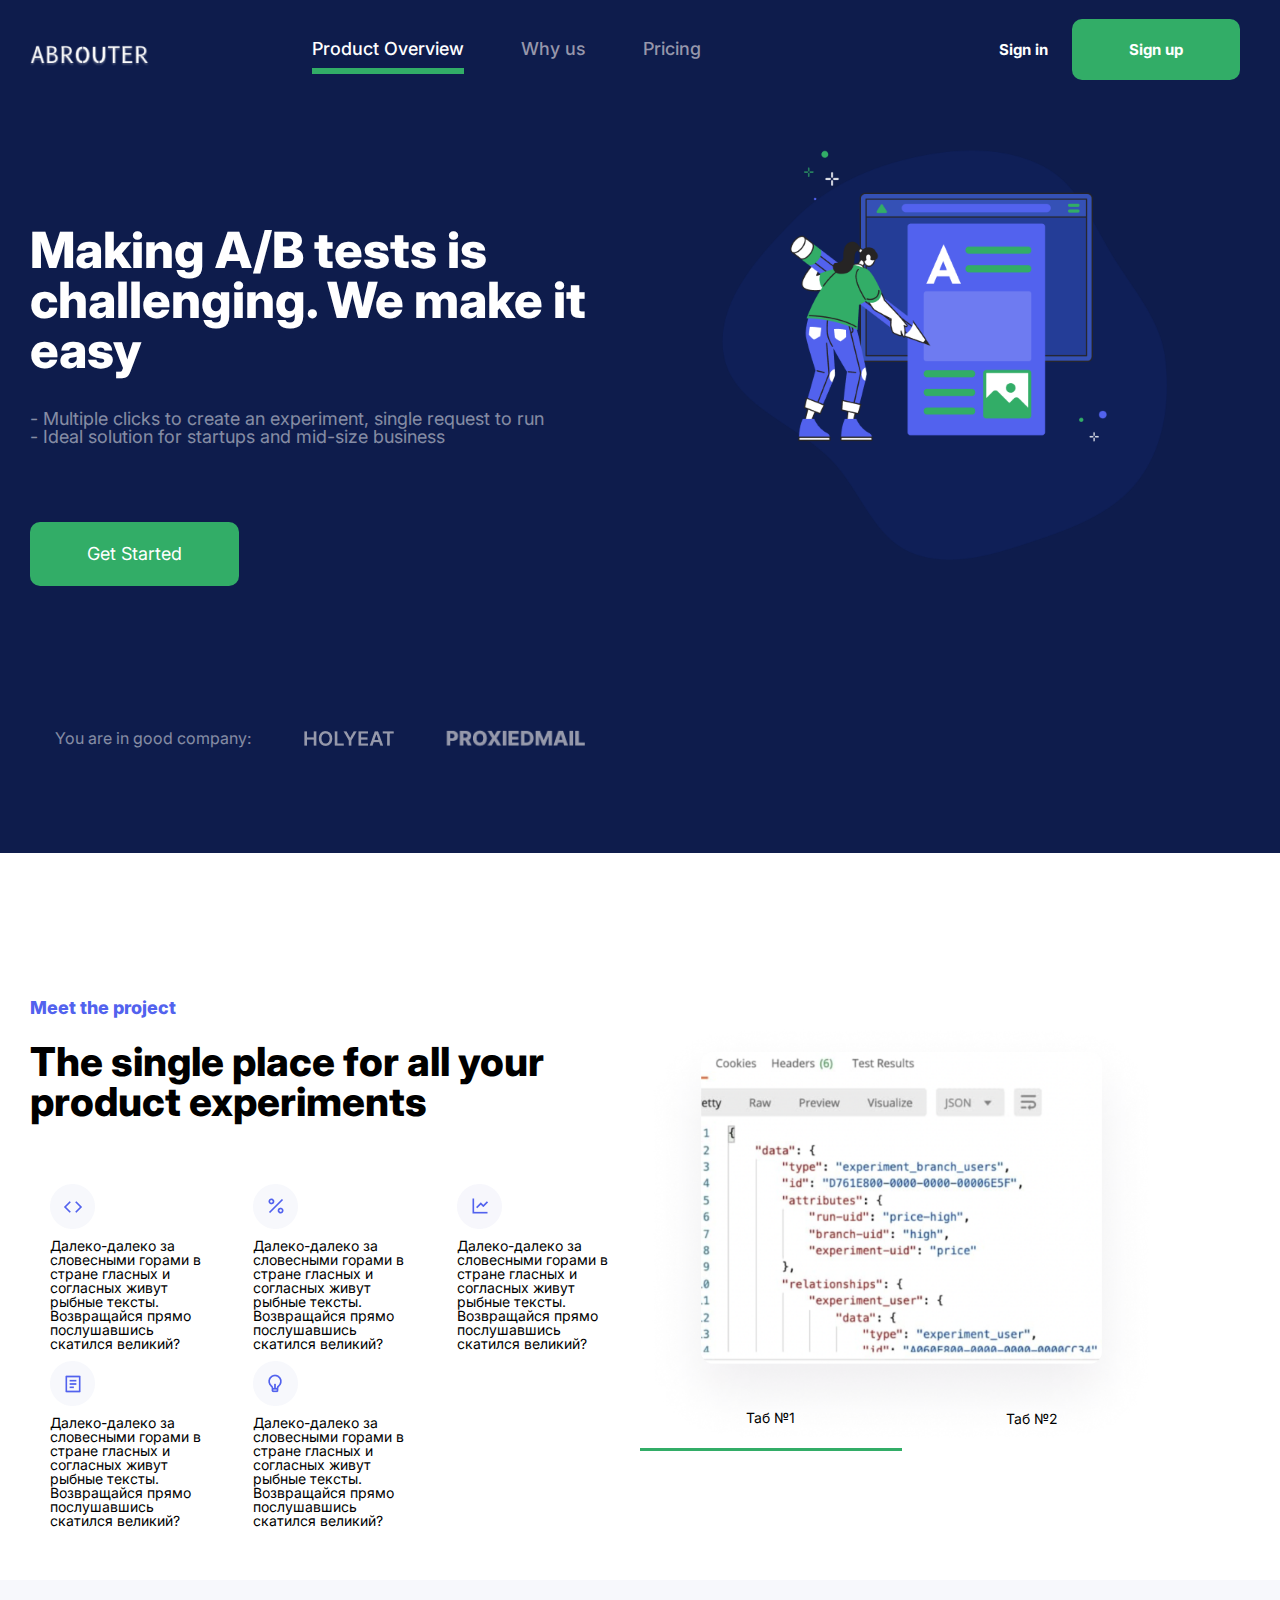
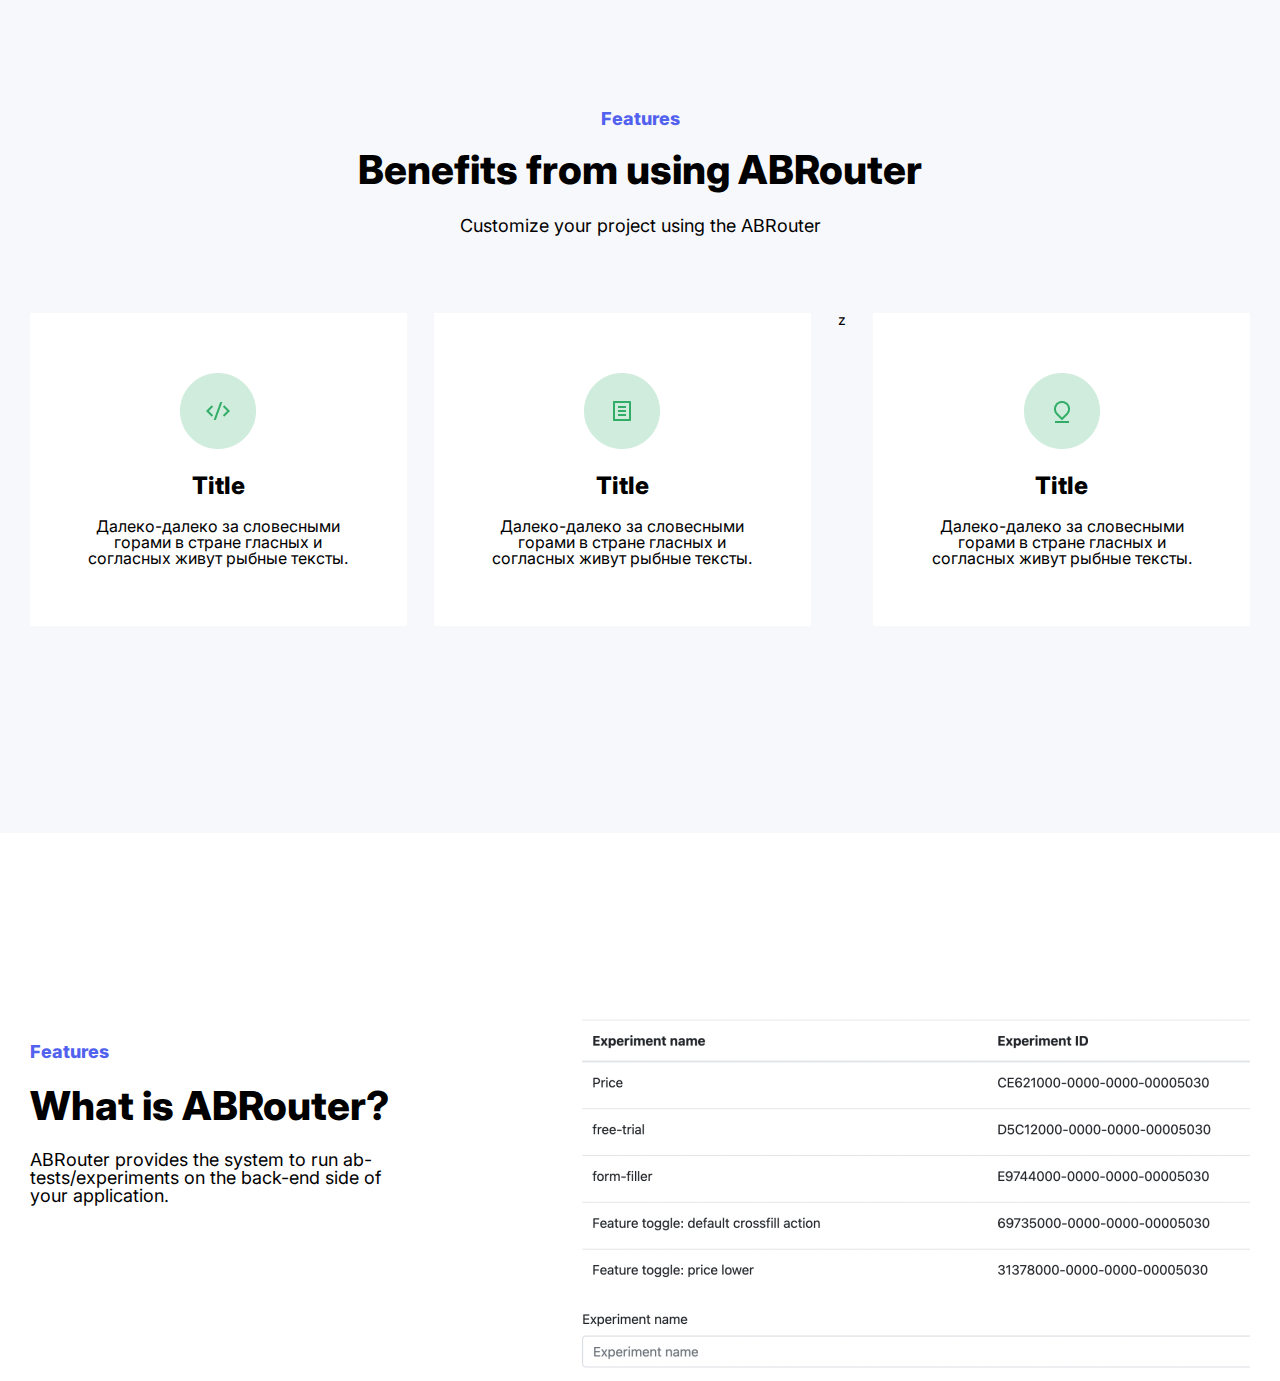
<file: portfolio/ABRouter/index.html>
<!DOCTYPE html>
<html lang="ru">

<head>
	<title>Главная</title>
	<meta charset="UTF-8">
	<meta name="format-detection" content="telephone=no">
	<!-- <style>body{opacity: 0;}</style> -->
	<link rel="stylesheet" href="css/style.min.css?_v=20220112213435">
	<link rel="shortcut icon" href="favicon.ico">
	<!-- <meta name="robots" content="noindex, nofollow"> -->
	<meta name="viewport" content="width=device-width, initial-scale=1.0">
</head>

<body>
	<div class="wrapper">
		<header class="header">
			<div class="header__container">
				<div class="header__menu menu">
					<div class="menu__pc default-menu">
						<div class="default-menu__logo logo default-menu__element-1 default-menu__element">
							<img src="img/Logo.png" alt="Logo.png" class="logo__logo">
						</div>

						<div class="default-menu__links links default-menu__element-2 default-menu__element">
							<ul class="links__ulrs">
								<ul class="links__url link-selected"><a href="#">Product Overview</a></ul>
								<ul class="links__url "><a href="#">Why us</a></ul>
								<ul class="links__url "><a href="#">Pricing</a></ul>

							</ul>
						</div>

						<div class="default-menu__signing signing default-menu__element-3 default-menu__element">
							<a href="#" class="signing__button">Sign in</a>
							<a href="#" class="signing__button button-green">Sign up</a>
						</div>
					</div>
				</div>
			</div>
		</header>
		<main class="main">
			<!-- Приветствие. Информация о компании -->
			<div class="main__welcome welcome">
				<div class="welcome__container">
					<div class="welcome__element-1 welcome__element">
						<p class="welcome__title hero">
							Making A/B tests is challenging. We make it easy
						</p>
						<p class="welcome__description text-l">
							- Multiple clicks to create an experiment, single request to run <br>
							- Ideal solution for startups and mid-size business
						</p>
						<a href="" class="welcome__start button-green">
							Get Started
						</a>
					</div>
					<div class="welcome__element-2 welcome__element">
						<img class="welcome__image" src="img/Cover.png" alt="Cover.png">
					</div>
					<div class="welcome__partners">
						<p class="welcome__companies text-m">
							You are in good company:
						</p>
						<ul class="welcome__partners-list">
							<li class="welcome__partner"><img src="img/Partner 1.png" alt=""></li>
							<li class="welcome__partner"><img src="img/Partner 2.png" alt=""></li>
						</ul>
					</div>
				</div>
			</div>

			<!-- Инормация о продуктах компании -->
			<div class="main__products products">
				<div class="products__container">
					<p class="products__subtitle subtitle">
						Meet the project
					</p>
					<div class="products__blocks">
						<div class="products__element products__element-1">
							<div class="products__meet meet-products">

								<h1>The single place for all your product experiments</h1>
								<div class="meet-products__cards meet-cards">
									<div class="meet-cards__card">
										<img src="img/Icon 1.png" alt="Icon.png">
										<div class="meet-cards__description">
											<p class="text-s">Далеко-далеко за словесными горами в стране гласных и согласных живут рыбные тексты. Возвращайся прямо послушавшись скатился великий?</p>
										</div>
									</div>
									<div class="meet-cards__card">
										<img src="img/Icon 2.png" alt="Icon.png">
										<div class="meet-cards__description">
											<p class="text-s">Далеко-далеко за словесными горами в стране гласных и согласных живут рыбные тексты. Возвращайся прямо послушавшись скатился великий?</p>
										</div>
									</div>
									<div class="meet-cards__card">
										<img src="img/Icon 3.png" alt="Icon.png">
										<div class="meet-cards__description">
											<p class="text-s">Далеко-далеко за словесными горами в стране гласных и согласных живут рыбные тексты. Возвращайся прямо послушавшись скатился великий?</p>
										</div>
									</div>
									<div class="meet-cards__card">
										<img src="img/Icon 4.png" alt="Icon.png">
										<div class="meet-cards__description">
											<p class="text-s">Далеко-далеко за словесными горами в стране гласных и согласных живут рыбные тексты. Возвращайся прямо послушавшись скатился великий?</p>
										</div>
									</div>
									<div class="meet-cards__card">
										<img src="img/Icon 5.png" alt="Icon.png">
										<div class="meet-cards__description">
											<p class="text-s">Далеко-далеко за словесными горами в стране гласных и согласных живут рыбные тексты. Возвращайся прямо послушавшись скатился великий?</p>
										</div>
									</div>
								</div>
							</div>
						</div>
						<div class="products__element products__element-2">
							<div data-tabs class="tabs">
								<!-- Табы -->
								<div data-tabs-body class="tabs__content">
									<div class="tabs__body">
										<img src="img/Code.png" width="100%" alt="">
									</div>
									<div class="tabs__body">
										<img src="img/Code.png" width="100%" alt="">
									</div>
								</div>

								<nav data-tabs-titles class="tabs__navigation">
									<button type="submit" class="tabs__title _tab-active">Таб №1</button>
									<button type="submit" class="tabs__title">Таб №2</button>
								</nav>
							</div>
						</div>
					</div>
				</div>
			</div>

			<!-- Фишки продуктов компании -->
			<div class="main__features features">
				<div class="features__container">
					<p class="features__subtitle subtitle">Features</p>
					<h1 class="features__title">Benefits from using ABRouter</h1>
					<p class="features__description text-l">Сustomize your project using the ABRouter</p>
					<div class="features__cards ftr-cards">
						<div class="ftr-cards__card ftr-card ftr-card-1">
							<img src="img/Features Icon 1.png" alt="">
							<h3 class="ftr-card__title">Title</h3>
							<p class="ftr-card__description text-m">Далеко-далеко за словесными горами в стране гласных и согласных живут рыбные тексты.</p>
						</div>
						<div class="ftr-cards__card ftr-card ftr-card-2">
							<img src="img/Features Icon 2.png" alt="">
							<h3 class="ftr-card__title">Title</h3>
							<p class="ftr-card__description text-m">Далеко-далеко за словесными горами в стране гласных и согласных живут рыбные тексты.</p>
						</div>z
						<div class="ftr-cards__card ftr-card ftr-card-3">
							<img src="img/Features Icon 3.png" alt="">
							<h3 class="ftr-card__title">Title</h3>
							<p class="ftr-card__description text-m">Далеко-далеко за словесными горами в стране гласных и согласных живут рыбные тексты.</p>
						</div>
					</div>
				</div>
			</div>

			<div class="main__what-is what-is">
				<div class="what-is__container">
					<div class="what-is__element-1 what-is__element">
						<p class="what-is__subtitle subtitle">Features</p>
						<h1 class="what-is__title">What is ABRouter?</h1>
						<p class="what-is__description text-l">
							ABRouter provides the system to run ab-tests/experiments on the back-end side of your application.
						</p>
					</div>
					<div class="what-is__element-2 what-is__element experiments">
						<img src="img/Experiments.png" alt="Experiments.png">
					</div>
				</div>
			</div>
		</main>
		<footer class="footer">
			<div class="footer__container">
			</div>
		</footer>
	</div>
	<!-- 
<div id="popup" aria-hidden="true" class="popup">
	<div class="popup__wrapper">
		<div class="popup__content">
			<button data-close type="button" class="popup__close">Закрыть</button>
			<div class="popup__text">
			</div>
		</div>
	</div>
</div>
 -->

	<script src="js/app.min.js?_v=20220112213435"></script>
</body>

</html>
</file>
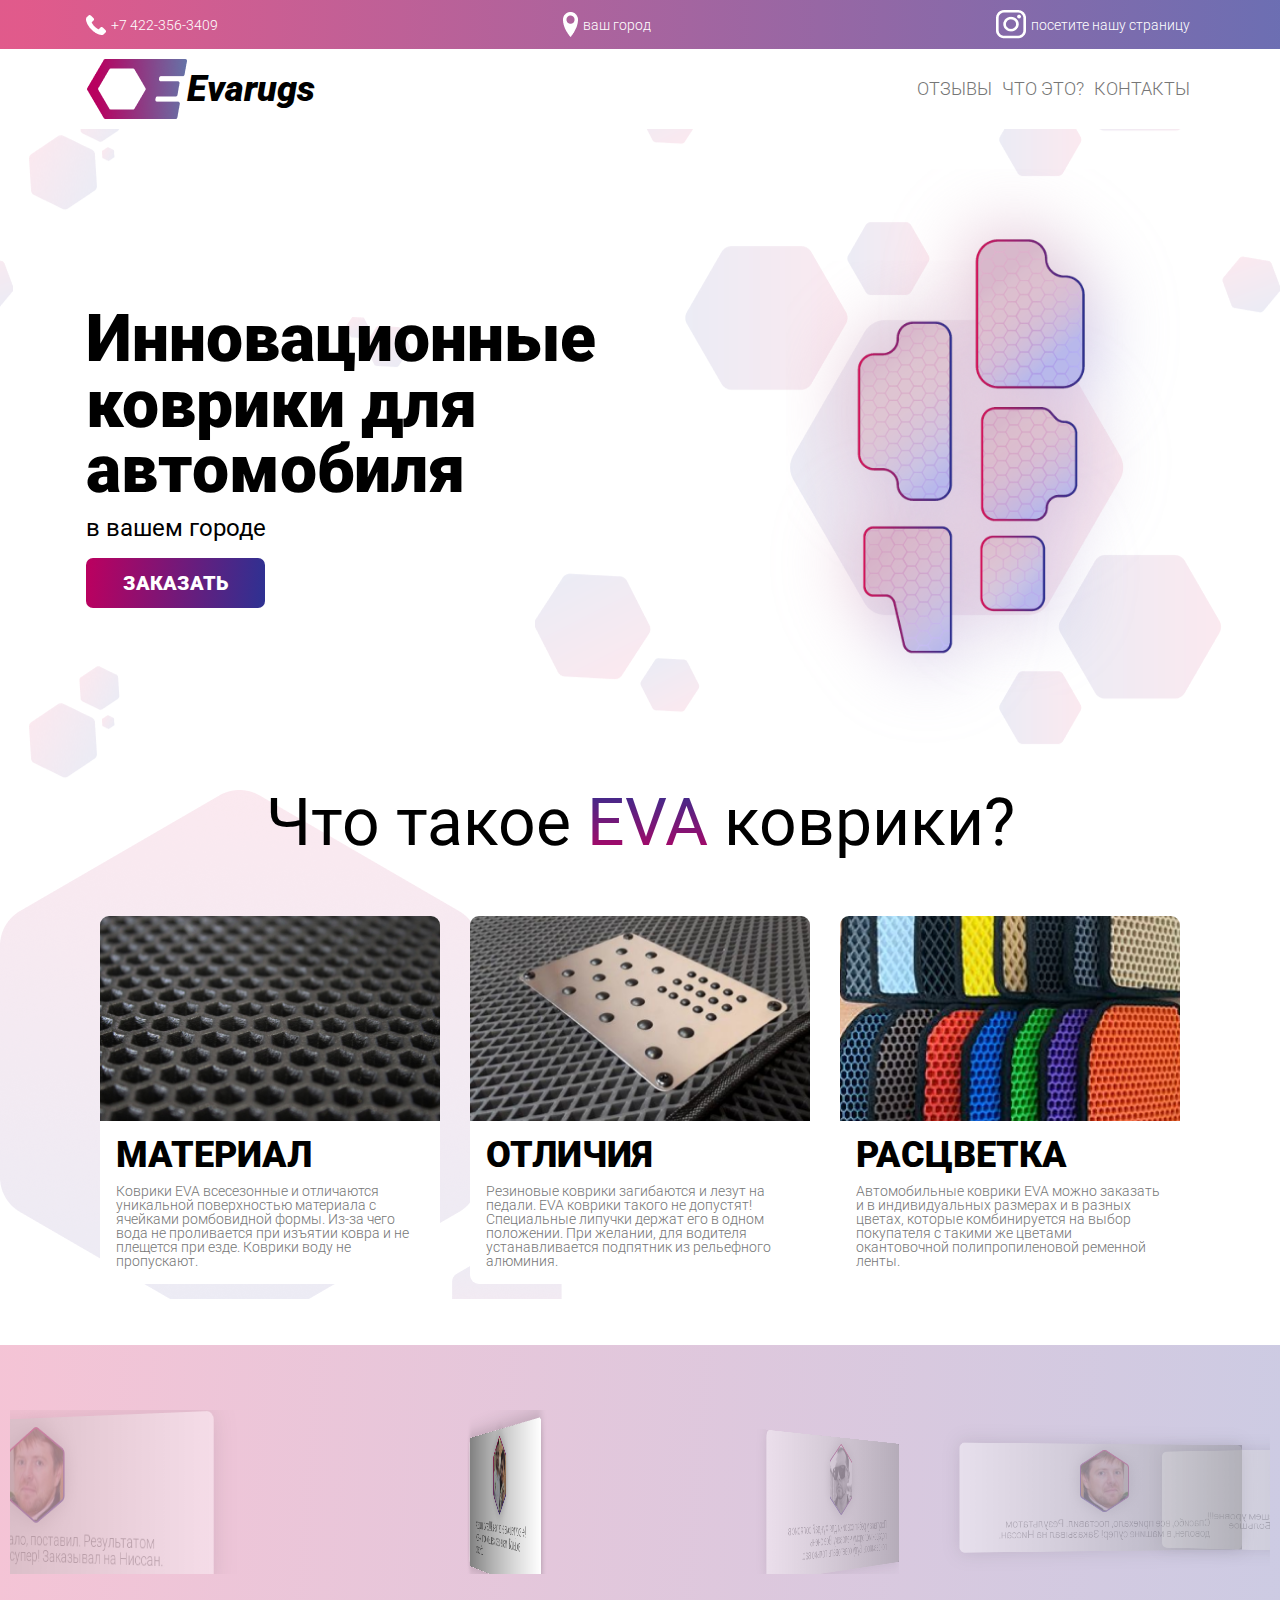
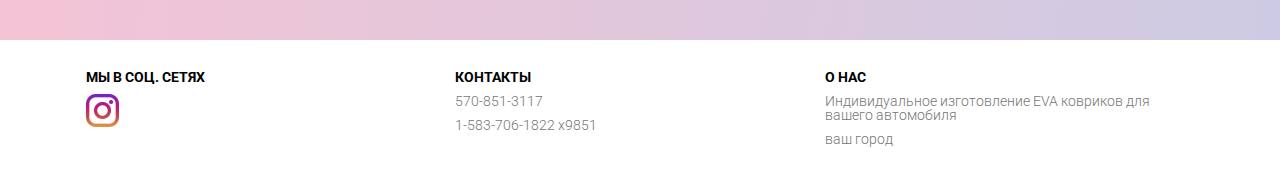
<file: portfolio/Evarugs/index.html>
<!DOCTYPE html>
<html lang="en">
<head>
  <meta charset="UTF-8">
  <meta name="viewport" content="width=device-width, initial-scale=1.0">
  <title>Evarugs</title>
  <link rel="stylesheet" href="css/style.min.css">
</head>

<body>
  <div class="wrapper">
    <header class="header">
  <div class="header__info info-header">
    <div class="info-header__container">
      <div class="info-header__single">
        <a href="#" class="info-header__link">
          <img src="img//phone.png" alt="" class="info-header__icon">
          <p class="info-header__info">+7 422-356-3409</p>
        </a>
      </div>
      <div class="info-header__single">
        <a href="#" class="info-header__link">
          <img src="img//geolocation.png" alt="" class="info-header__icon">
          <p class="info-header__info">ваш город</p>
        </a>
      </div>
      <div class="info-header__single">
        <a href="#" class="info-header__link">
          <img src="img//instagram.png" alt="" class="info-header__icon">
          <p class="info-header__info">посетите нашу
            страницу</p>
        </a>
      </div>
    </div>
  </div>
  <div class="header__menu menu">
    <div class="menu__container">
      <nav class="menu__body">
        <a href="#" class="menu__logo-link">
          <div class="menu__logo">
            <img src="img//logo.png" alt=""> <span>Evarugs</span>
          </div>
        </a>
        <ul class="menu__list">
          <li class="menu__item"><a href="#" class="menu__link">Отзывы</a></li>
          <li class="menu__item"><a href="#" class="menu__link">Что это?</a></li>
          <li class="menu__item"><a href="#" class="menu__link">Контакты</a></li>
        </ul>
      </nav>
    </div>
  </div>
</header>
    <main class="main">
      <div class="welcome">
  <div class="welcome__container">
    <div class="welcome__element">
      <h1 class="welcome__title">Инновационные коврики 
        для автомобиля</h1>
      <h4 class="welcome__subtitle">в вашем городе</h4>
      <a href="#" class="welcome__button button purple-gradient">Заказать</a>
    </div>
    <div class="welcome__element">
      <img src="img//welcome-image.png" alt="" width="100%">
    </div>
  </div>
</div>
      <div class="about">
  <div class="about__container">
    <h1 class="about__title">Что такое <span>EVA</span> коврики?</h1>
    <div class="about__cards">
      <div class="about__card card-about">
        <img src="img//cards-image-1.png" alt="" class="card-about__image">
        <div class="card-about__content">
          <h3 class="card-about__title">МАТЕРИАЛ</h3>
          <p class="card-about__desription">
            Коврики EVA всесезонные и отличаются уникальной поверхностью материала с ячейками ромбовидной формы. Из-за чего вода не проливается при изъятии ковра и не плещется при езде. Коврики воду не пропускают.
          </p>
        </div>
      </div>
      <div class="about__card card-about">
        <img src="img//cards-image-2.png" alt="" class="card-about__image">
        <div class="card-about__content">
          <h3 class="card-about__title">ОТЛИЧИЯ</h3>
          <p class="card-about__desription">
            Резиновые коврики загибаются и лезут на педали. EVA коврики такого не допустят! Специальные липучки держат его в одном положении. При желании, для водителя устанавливается подпятник из рельефного алюминия.
          </p>
        </div>
      </div>
      <div class="about__card card-about">
        <img src="img//cards-image-3.png" alt="" class="card-about__image">
        <div class="card-about__content">
          <h3 class="card-about__title">РАСЦВЕТКА</h3>
          <p class="card-about__desription">
            Автомобильные коврики EVA можно заказать и в индивидуальных размерах и в разных цветах, которые комбинируется на выбор покупателя с такими же цветами окантовочной полипропиленовой ременной ленты.
          </p>
        </div>
      </div>
    </div>
  </div>
</div>
      <div class="rates">
  <div class="swiper rates-slider">
    <!--* Контейнер слайдера -->
    <div class="swiper-container rates-slider-container">
      <!--* Оболочка для слайдов -->
      <div class="swiper-wrapper rates-slider-wrapper">
        <!--* Слайды -->
        <div class="swiper-slide rates-slider-slide">
          <img src="img//avatar-1.png" alt="" class="rates-slider__avatar" width="160px" height="160px">
          Коврики супер!!! Качество на высшем уровне!!!
          Удачи и побольше заказов вам!!! Большое спасибо!</div>
        <div class="swiper-slide rates-slider-slide">
          <img src="img//avatar-2.png" alt="" class="rates-slider__avatar">
          Покупала у ребят коврики для Хундай солярис в подарок молодому человеку. Все очень понравилось. Буду советовать только вас.</div>
        <div class="swiper-slide rates-slider-slide">
          <img src="img//avatar-3.png" alt="" class="rates-slider__avatar">
          Спасибо, все приехало, поставил. Результатом доволен, в машине супер! Заказывал на Ниссан.</div>
      </div>
    </div>
  </div>
</div>
    </main>
    <footer class="footer">
  <div class="footer__container">
    <ul class="footer__list titled">
      <li class="footer__element">Мы в соц. сетях</li>
      <li class="footer__element"><img src="img//instagram-footer.png" alt=""></li>
    </ul>
    <ul class="footer__list titled">
      <li class="footer__element">Контакты</li>
      <li class="footer__element">570-851-3117</li>
      <li class="footer__element">1-583-706-1822 x9851</li>
    </ul>
    <ul class="footer__list titled">
      <li class="footer__element">О нас</li>
      <li class="footer__element">Индивидуальное изготовление EVA ковриков для вашего автомобиля</li>
      <li class="footer__element">ваш город</li>
    </ul>
  </div>
</footer>
  </div>
  
  <script src="js/app.min.js"></script>
</body>
</html>
</file>
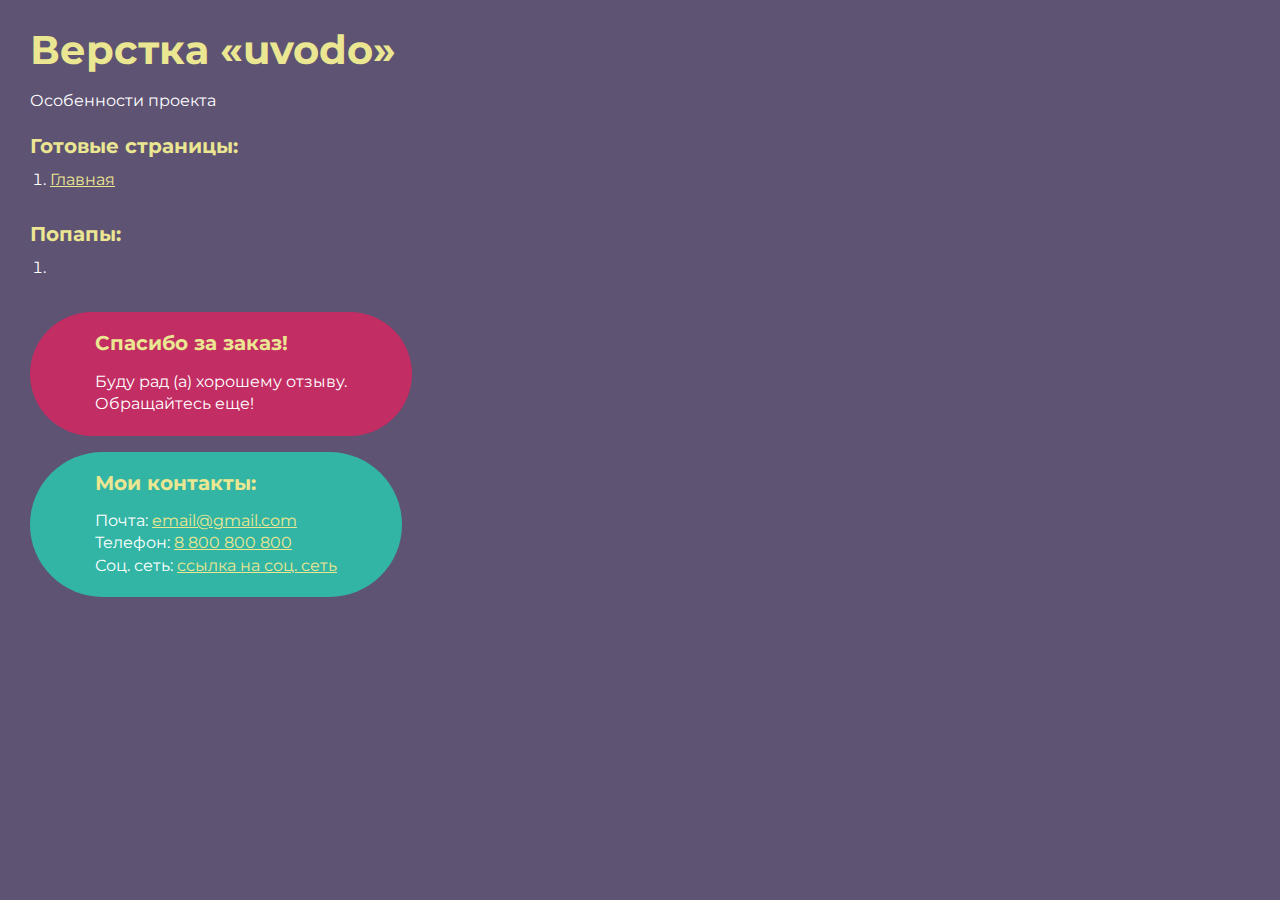
<file: portfolio/Uvodo/index.html>
<!DOCTYPE html>
<html>

<head>
	<meta charset="UTF-8">
	<meta name="viewport" content="width=device-width, initial-scale=1.0">
	<title>Верстка «uvodo»</title>
</head>

<body>
	<div class="rootpage">
		<h1>Верстка «uvodo»</h1>
		<div class="rootpage__info">
			Особенности проекта
		</div>
		<h2>Готовые страницы:</h2>
		<ol class="rootpage__list">
			<li><a target="_blank" href="home.html">Главная</a></li>
		</ol>
		<h2>Попапы:</h2>
		<ol class="rootpage__list">
			<li><a target="_blank" href="home.html#"></a></li>
		</ol>
		<div class="rootpage__tnx">
			<h2>Спасибо за заказ!</h2>
			<p>Буду рад (а) хорошему отзыву.</p>
			<p>Обращайтесь еще!</p>
		</div>
		<div class="rootpage__contacts">
			<h2>Мои контакты:</h2>
			<p>Почта: <a href="mailto:email@gmail.com">email@gmail.com</a></p>
			<p>Телефон: <a href="tel:8800800800">8 800 800 800</a></p>
			<p>Соц. сеть: <a href="">ссылка на соц. сеть</a></p>
		</div>
	</div>
</body>
<style>
	@charset "UTF-8";
	@import url("https://fonts.googleapis.com/css?family=Montserrat:regular,700&display=swap");

	*,
	*::before,
	*::after {
		padding: 0px;
		margin: 0px;
		border: 0px;
		box-sizing: border-box;
	}

	html,
	body {
		height: 100%;
		margin: 0;
		padding: 0;
		min-width: 320px;
		width: 100%;
		color: #fff;
		background-color: #5e5373;
	}

	body {
		font-family: Montserrat;
		font-size: 100%;
		line-height: 1;
		font-size: 1rem;
	}

	a {
		text-decoration: underline;
		color: #ebe691
	}

	a:visited {
		text-decoration: underline;
		color: #aaa768;
	}

	a:hover {
		text-decoration: none;
	}

	ul li {
		list-style: none;
	}

	img {
		vertical-align: top;
	}

	.wrapper {
		width: 100%;
		min-height: 100%;
		overflow: hidden;
	}

	.rootpage {
		padding: 30px;
		display: flex;
		flex-direction: column;
		align-items: flex-start;
	}

	@media (max-width: 767px) {
		.rootpage {
			padding: 30px 15px;
		}
	}

	h1 {
		color: #ebe691;
		font-size: 2.5rem;
		margin: 0px 0px 1.25rem 0px;
	}

	@media (max-width: 767px) {
		h1 {
			font-size: 1.85rem;
			margin: 0px 0px 1.25rem 0px;
		}
	}

	h2 {
		color: #ebe691;
		font-size: 1.25rem;
		margin: 0px 0px 1rem 0px;
	}

	@media (max-width: 767px) {
		h2 {
			font-size: 1.125rem;
			margin: 0px 0px 1rem 0px;
		}
	}

	.rootpage__info {
		line-height: 140%;
		margin: 0px 0px 1.5rem 0px;
	}

	.rootpage__list {
		margin: 0px 0px 2.25rem 1.25rem;
	}

	.rootpage__list li:not(:last-child) {
		margin: 0px 0px 15px 0px;
	}

	.rootpage__contacts,
	.rootpage__tnx {
		border-radius: 200px;
		padding: 20px 65px;
		line-height: 140%;
	}

	@media (max-width: 767px) {

		.rootpage__contacts,
		.rootpage__tnx {
			border-radius: 40px;
			padding: 20px;
		}
	}

	.rootpage__contacts {
		background: #32b5a4;

	}

	.rootpage__contacts a {
		color: #ebe691;
	}

	.rootpage__tnx {
		background: #c22d63;
		margin: 0px 0px 1rem 0px;
	}
</style>

</html>
</file>
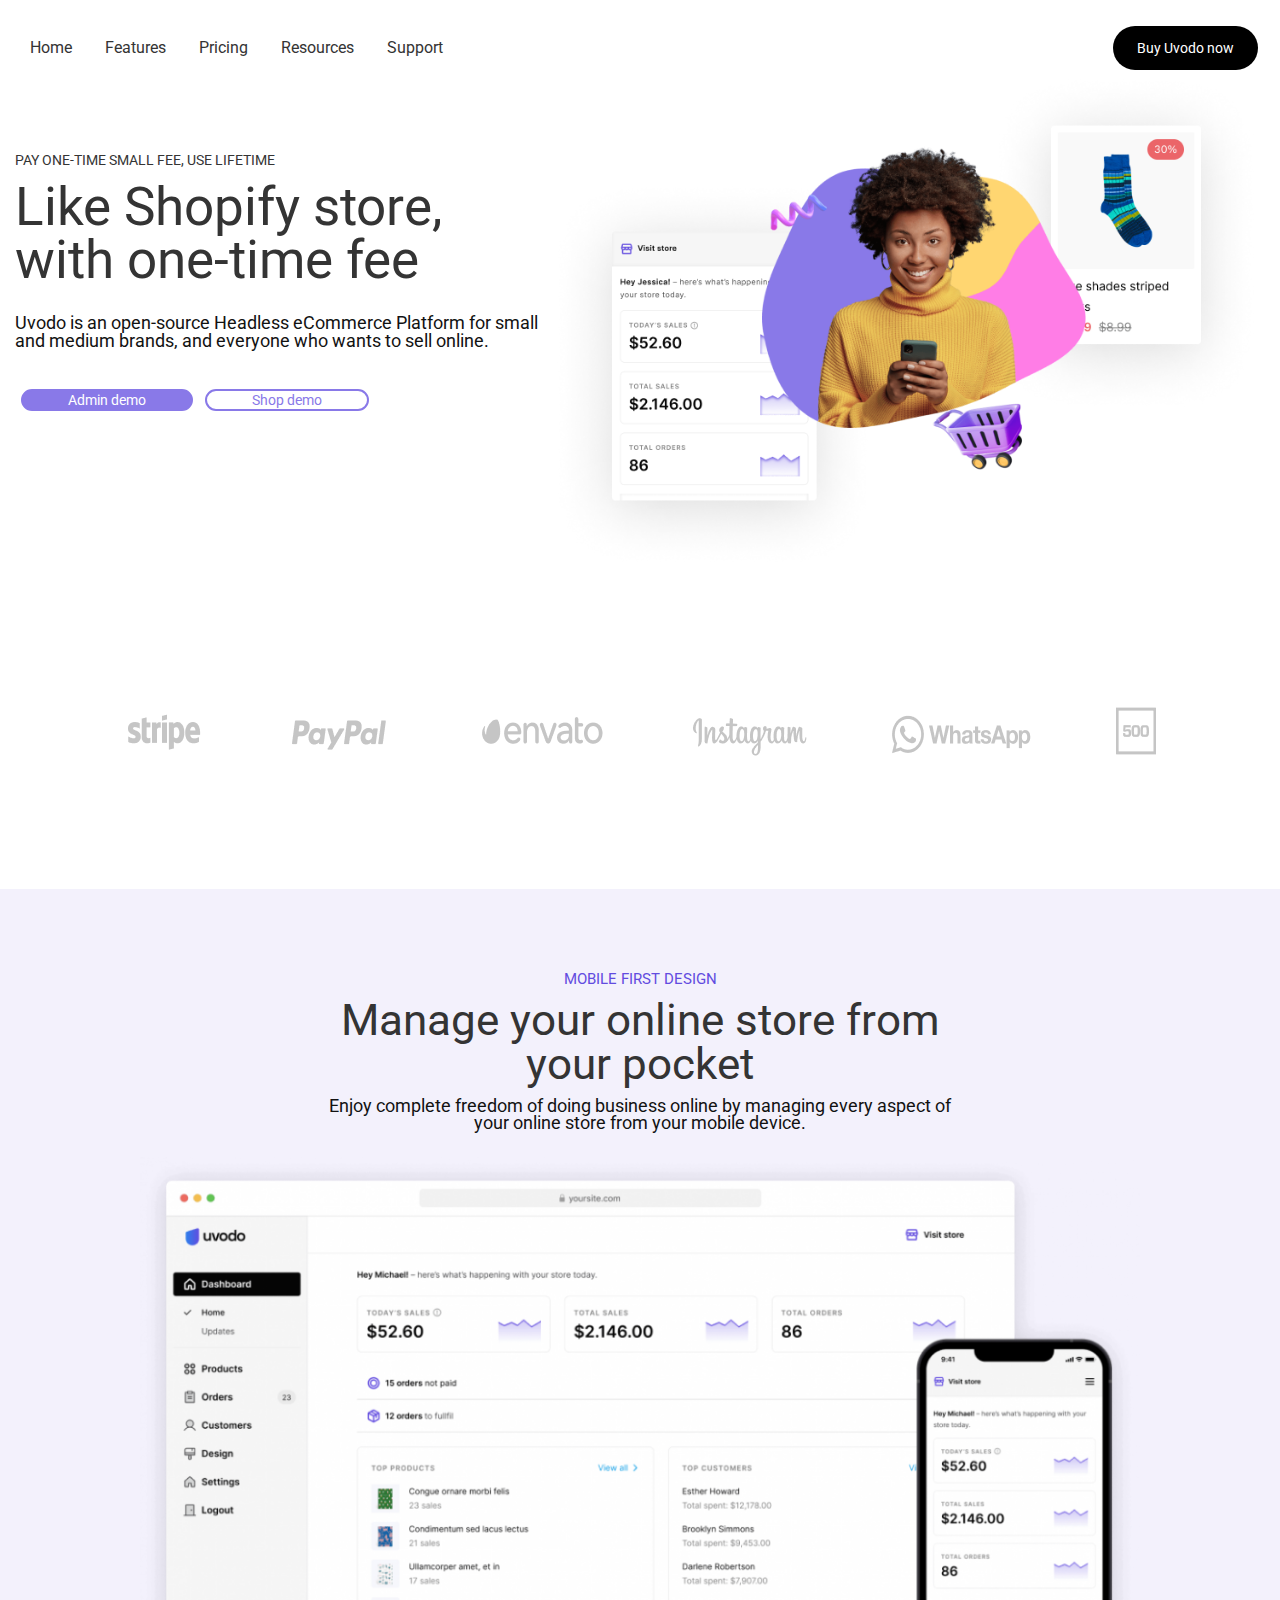
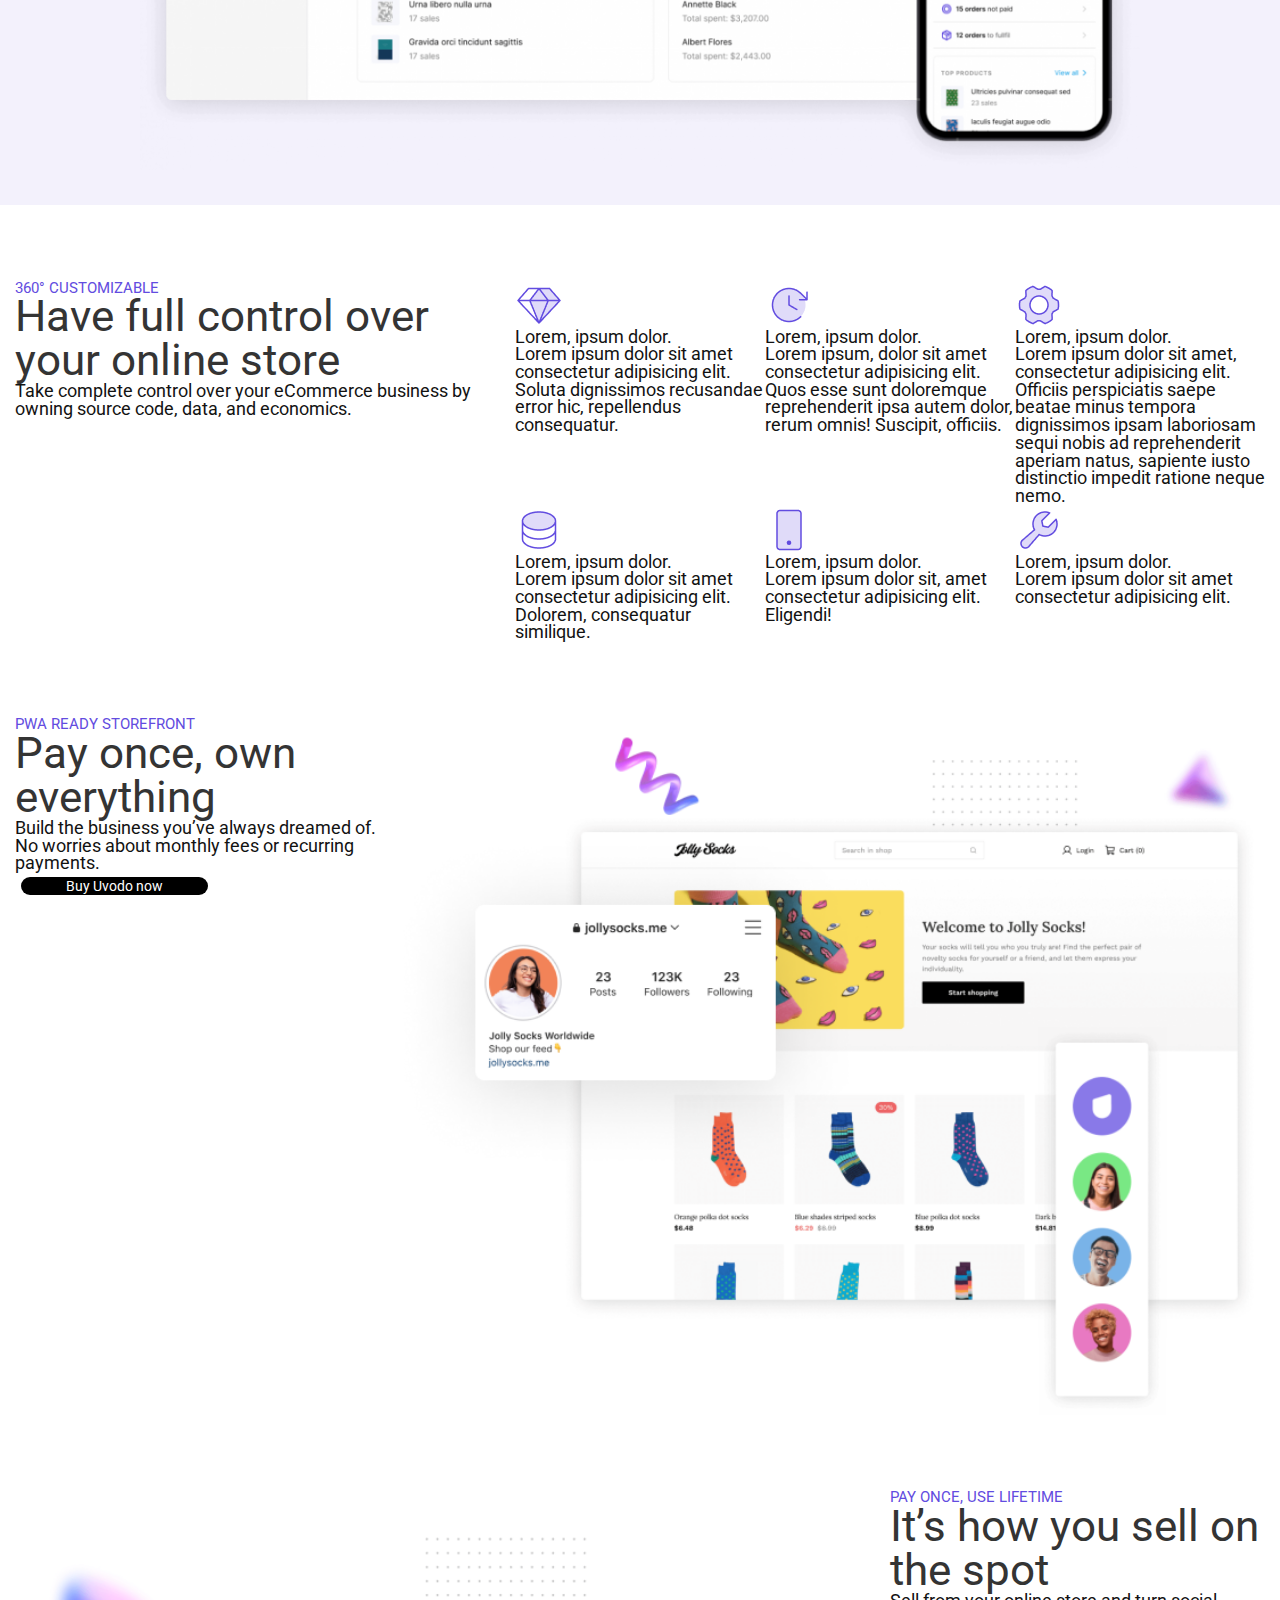
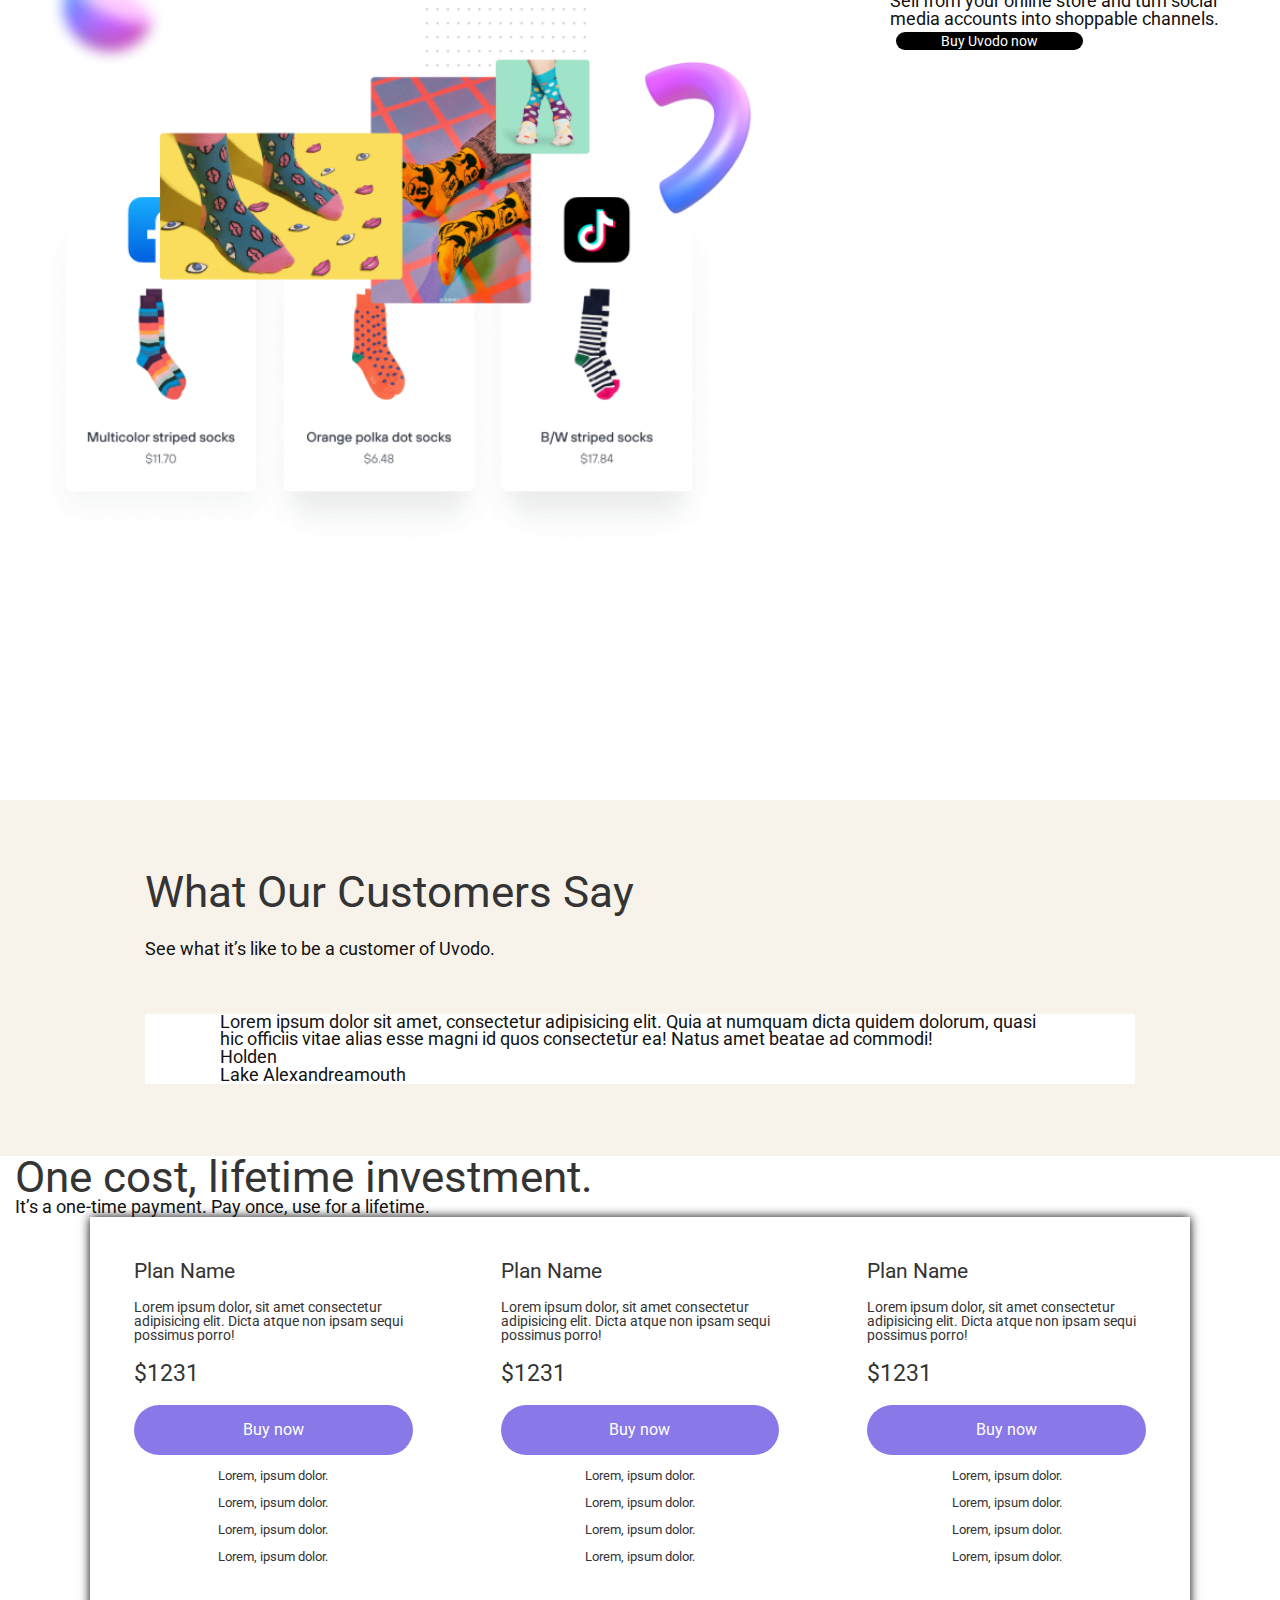
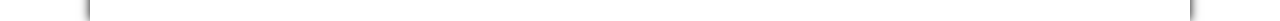
<file: portfolio/Uvodo/home.html>
<!DOCTYPE html>
<html lang="ru">

<head>
	<title>Главная</title>
	<meta charset="UTF-8">
	<meta name="format-detection" content="telephone=no">
	<!-- <style>body{opacity: 0;}</style> -->
	<link rel="stylesheet" href="css/style.min.css?_v=20220114073002">
	<link rel="shortcut icon" href="favicon.ico">
	<!-- <meta name="robots" content="noindex, nofollow"> -->
	<meta name="viewport" content="width=device-width, initial-scale=1.0">
</head>

<body>
	<div class="wrapper">
		<header class="header">
			<div class="header__container">
				<div class="header__menu">
					<div class="header__element header__element-1">
						<ul class="header__links">
							<li class="header__link"><a href="#">Home</a></li>
							<li class="header__link"><a href="#">Features</a></li>
							<li class="header__link"><a href="#">Pricing</a></li>
							<li class="header__link"><a href="#">Resources</a></li>
							<li class="header__link"><a href="#">Support</a></li>
						</ul>
					</div>

					<div class="header__element header__element-2">
						<a href="#" class="header__button">Buy Uvodo now</a>
					</div>
				</div>
			</div>
		</header>
		<main class="page">
			<div class="welcome">
				<div class="welcome__container">
					<div class="welcome__blocks">
						<div class="welcome__element welcome__element-1">
							<p class="welcome__subtitle">PAY ONE-TIME SMALL FEE, USE LIFETIME</p>
							<h1 class="welcome__title">Like Shopify store, with one-time fee</h1>
							<p class="welcome__description default">
								Uvodo is an open-source Headless eCommerce Platform for small and medium brands, and everyone who wants to sell online.
							</p>
							<div class="welcome__buttons">
								<a href="" class="welcome__button welcome__button-filled">
									Admin demo
								</a>
								<a href="" class="welcome__button">
									Shop demo
								</a>
							</div>
						</div>
						<div class="welcome__element welcome__element-2">
							<img src="img/Welcome Image.png" width="100%" alt="">
						</div>
					</div>

					<div class="welcome__partners">
						<ul class="welcome__partners-list">
							<li class="welcome__partner">
								<img src="img/Stripe.png" alt="">
							</li>
							<li class="welcome__partner">
								<img src="img/PayPal.png" alt="">
							</li>
							<li class="welcome__partner">
								<img src="img/Evanto.png" alt="">
							</li>
							<li class="welcome__partner">
								<img src="img/Instagram.png" alt="">
							</li>
							<li class="welcome__partner">
								<img src="img/Whatsup.png" alt="">
							</li>
							<li class="welcome__partner">
								<img src="img/500.png" alt="">
							</li>
						</ul>
					</div>
				</div>
			</div>
			<div class="managing">
				<div class="managing__container">
					<div class="managing__text-container">
						<p class="managing__subtitle subtitle">Mobile first design</p>
						<h2 class="managing__title">Manage your online store from your pocket</h2>
						<p class="managing__description default">
							Enjoy complete freedom of doing business online by managing every aspect of your online store from your mobile device.
						</p>
					</div>
					<img class="managing__preview" src="img/Managing Preview.png" alt="">
				</div>
			</div>
			<div class="abitilies">
				<div class="abitilies__container">
					<div class="abitilies__control control">
						<div class="control__element control__element-1">
							<p class="control__subtitle subtitle">
								360° customizable
							</p>
							<h2 class="control__title">
								Have full control over your online store
							</h2>
							<p class="control__description default">
								Take complete control over your eCommerce business by owning source code, data, and economics.
							</p>
						</div>

						<div class="control__element control__element-2">
							<div class="control__cards">
								<div class="control__card">
									<img class="control__icon" src="img/Cards Icon 1.png" alt="">
									<p class="control__title default">Lorem, ipsum dolor.</p>
									<p class="control__text default">Lorem ipsum dolor sit amet consectetur adipisicing elit. Soluta dignissimos recusandae error hic, repellendus consequatur.</p>
								</div>
								<div class="control__card">
									<img class="control__icon" src="img/Cards Icon 2.png" alt="">
									<p class="control__title default">Lorem, ipsum dolor.</p>
									<p class="control__text default">Lorem ipsum, dolor sit amet consectetur adipisicing elit. Quos esse sunt doloremque reprehenderit ipsa autem dolor, rerum omnis! Suscipit, officiis.</p>
								</div>
								<div class="control__card">
									<img class="control__icon" src="img/Cards Icon 3.png" alt="">
									<p class="control__title default">Lorem, ipsum dolor.</p>
									<p class="control__text default">Lorem ipsum dolor sit amet, consectetur adipisicing elit. Officiis perspiciatis saepe beatae minus tempora dignissimos ipsam laboriosam sequi nobis ad reprehenderit aperiam natus, sapiente iusto distinctio impedit ratione neque nemo.</p>
								</div>
								<div class="control__card">
									<img class="control__icon" src="img/Cards Icon 4.png" alt="">
									<p class="control__title default">Lorem, ipsum dolor.</p>
									<p class="control__text default">Lorem ipsum dolor sit amet consectetur adipisicing elit. Dolorem, consequatur similique.</p>
								</div>
								<div class="control__card">
									<img class="control__icon" src="img/Cards Icon 5.png" alt="">
									<p class="control__title default">Lorem, ipsum dolor.</p>
									<p class="control__text default">Lorem ipsum dolor sit, amet consectetur adipisicing elit. Eligendi!</p>
								</div>
								<div class="control__card">
									<img class="control__icon" src="img/Cards Icon 6.png" alt="">
									<p class="control__title default">Lorem, ipsum dolor.</p>
									<p class="control__text default">Lorem ipsum dolor sit amet consectetur adipisicing elit.</p>
								</div>
							</div>
						</div>
					</div>


					<!-- Вторая часть блока -->
					<div class="abitilies__shop shop">
						<div class="shop__block shop__block-1 shop-block">
							<div class="shop-block__element-1">
								<p class="shop__subtitle subtitle">PWA READY STOREFRONT</p>
								<h2 class="shop__title">Pay once, own everything</h2>
								<p class="shop__description default">
									Build the business you’ve always dreamed of. No worries about monthly fees or recurring payments.
								</p>
								<a href="#" class="shop__start-button button">Buy Uvodo now </a>
							</div>

							<div class="shop-block__element-2">
								<img src="img/Shop block 1.png" width="100%" alt="">
							</div>
						</div>

						<div class="shop__block shop__block-2 shop-block">
							<div class="shop-block__element shop-block__element-2">
								<img src="img/Shop block 2.png" width="100%" alt="">
							</div>

							<div class="shop-block__element shop-block__element-1">
								<p class="shop__subtitle subtitle">
									PAY ONCE, USE LIFETIME
								</p>
								<h2 class="shop__title">
									It’s how you sell on the spot

								</h2>
								<p class="shop__description default">
									Sell from your online store and turn social media accounts into shoppable channels.
								</p>
								<a href="#" class="shop__start-button button">
									Buy Uvodo now
								</a>
							</div>
						</div>
					</div>
				</div>
			</div>
			<div class="rates">
				<div class="rates__container">
					<h2 class="rates__title">What Our Customers Say</h2>
					<p class="rates__description default">See what it’s like to be a customer of Uvodo.</p>

					<div class="rates__slider">
						<div class="rates__swiper" style="">
							<div class="rates__slide rate">
								<p class="rate__text default">Lorem ipsum dolor sit amet, consectetur adipisicing elit. Quia at numquam dicta quidem dolorum, quasi hic officiis vitae alias esse magni id quos consectetur ea! Natus amet beatae ad commodi!</p>

								<p class="rate__name default">Holden</p>

								<p class="rate__city default">Lake Alexandreamouth</p>
							</div>
							<div class="rates__slide rate">
								<p class="rate__text default">Lorem ipsum dolor sit amet consectetur adipisicing elit. Quae pariatur itaque laudantium incidunt atque? Laborum tempore, quae eaque temporibus odit enim voluptatibus repellat quos velit possimus at. Laudantium minima libero eaque tenetur voluptatem commodi eos nobis nihil non reiciendis, aut ea minus dolorum numquam aliquam dolore, dicta obcaecati veritatis! Officiis voluptas quos aliquid ea sunt libero, repudiandae soluta mollitia labore?</p>

								<p class="rate__name default">Vernon</p>

								<p class="rate__city default">Schuylerburgh</p>
							</div>
							<div class="rates__slide rate">
								<p class="rate__text default">Lorem ipsum dolor sit amet.</p>

								<p class="rate__name default">Dereck</p>

								<p class="rate__city default">D'Amoremouth</p>
							</div>
						</div>
					</div>
				</div>
			</div>
			<div class="plans">
				<div class="plans__container">
					<h2 class="plans__title">One cost, lifetime investment.</h2>
					<p class="plans__description default">It’s a one-time payment. Pay once, use for a lifetime.</p>
					<div class="plans__cards">
						<div class="plans__card plans__card-1 plans-card">
							<p class="plans-card__title">Plan Name</p>
							<p class="plans-card__description">Lorem ipsum dolor, sit amet consectetur adipisicing elit. Dicta atque non ipsam sequi possimus porro!</p>
							<p class="plans-card__price">$1231</p>
							<a href="#" class="plans-card__button">Buy now</a>

							<ul class="plans-card__abitilies">
								<li class="plans-card__abitilie">Lorem, ipsum dolor.</li>
								<li class="plans-card__abitilie">Lorem, ipsum dolor.</li>
								<li class="plans-card__abitilie">Lorem, ipsum dolor.</li>
								<li class="plans-card__abitilie">Lorem, ipsum dolor.</li>
							</ul>
						</div>
						<div class="plans__card plans__card-1 plans-card">
							<p class="plans-card__title">Plan Name</p>
							<p class="plans-card__description">Lorem ipsum dolor, sit amet consectetur adipisicing elit. Dicta atque non ipsam sequi possimus porro!</p>
							<p class="plans-card__price">$1231</p>
							<a href="#" class="plans-card__button">Buy now</a>

							<ul class="plans-card__abitilies">
								<li class="plans-card__abitilie">Lorem, ipsum dolor.</li>
								<li class="plans-card__abitilie">Lorem, ipsum dolor.</li>
								<li class="plans-card__abitilie">Lorem, ipsum dolor.</li>
								<li class="plans-card__abitilie">Lorem, ipsum dolor.</li>
							</ul>
						</div>
						<div class="plans__card plans__card-1 plans-card">
							<p class="plans-card__title">Plan Name</p>
							<p class="plans-card__description">Lorem ipsum dolor, sit amet consectetur adipisicing elit. Dicta atque non ipsam sequi possimus porro!</p>
							<p class="plans-card__price">$1231</p>
							<a href="#" class="plans-card__button">Buy now</a>

							<ul class="plans-card__abitilies">
								<li class="plans-card__abitilie">Lorem, ipsum dolor.</li>
								<li class="plans-card__abitilie">Lorem, ipsum dolor.</li>
								<li class="plans-card__abitilie">Lorem, ipsum dolor.</li>
								<li class="plans-card__abitilie">Lorem, ipsum dolor.</li>
							</ul>
						</div>
					</div>
				</div>
			</div>
		</main>
		<footer class="footer">
			<div class="footer__container">
			</div>
		</footer>
	</div>
	<!-- 
<div id="popup" aria-hidden="true" class="popup">
	<div class="popup__wrapper">
		<div class="popup__content">
			<button data-close type="button" class="popup__close">Закрыть</button>
			<div class="popup__text">
			</div>
		</div>
	</div>
</div>
 -->

	<script src="js/app.min.js?_v=20220114073002"></script>
</body>

</html>
</file>
<file: portfolio/ABRouter/css/style.min.css>
@charset "UTF-8";@import url(https://fonts.googleapis.com/css?family=Inter:100,200,300,regular,500,600,700,800,900);.default-menu__element-3 .signing__button:hover,.default-menu__links .links__url:hover{color:#b8b8b8}.default-menu__element-3 .signing__button:active,.default-menu__links .links__url:active{color:#00f}*{padding:0;margin:0;border:0}*,:after,:before{-webkit-box-sizing:border-box;box-sizing:border-box}body,html{height:100%;min-width:320px}body{color:#000;line-height:1;font-family:Inter;font-size:.875rem;-ms-text-size-adjust:100%;-moz-text-size-adjust:100%;-webkit-text-size-adjust:100%;-webkit-font-smoothing:antialiased;-moz-osx-font-smoothing:grayscale}button,input,textarea{font-family:Inter;font-size:inherit}button{cursor:pointer;color:inherit;background-color:inherit}a{color:inherit}a:link,a:visited{text-decoration:none}a:hover{text-decoration:none}ul li{list-style:none}img{vertical-align:top}h1,h2,h3,h4,h5,h6{font-weight:inherit;font-size:inherit}.lock body{overflow:hidden;-ms-touch-action:none;touch-action:none}.wrapper{min-height:100%;display:-webkit-box;display:-ms-flexbox;display:flex;-webkit-box-orient:vertical;-webkit-box-direction:normal;-ms-flex-direction:column;flex-direction:column;overflow:hidden}.wrapper>main{-webkit-box-flex:1;-ms-flex:1 1 auto;flex:1 1 auto}.wrapper>*{min-width:0}*{-webkit-transition:all .3s ease;-o-transition:all .3s ease;transition:all .3s ease}[class*=__container]{max-width:76.25rem;-webkit-box-sizing:content-box;box-sizing:content-box;margin:0 auto;padding:0 .9375rem}.tabs__navigation{display:-webkit-box;display:-ms-flexbox;display:flex}.tabs__title{width:50%;padding:0 0;margin-top:-65px}.tabs__title._tab-active{border-bottom:#32ad67 3px solid}[class*=-ibg]{position:relative}[class*=-ibg] img{position:absolute;width:100%;height:100%;top:0;left:0;-o-object-fit:cover;object-fit:cover}[class*=-ibg_contain] img{-o-object-fit:contain;object-fit:contain}.hero{font-size:3.125rem;font-family:Inter,sans-serif;color:#fff;font-weight:800}h1{font-size:2.5rem;font-family:Inter,sans-serif;color:#000;font-weight:800}h2{font-size:1.875rem;font-family:Inter,sans-serif;color:#000;font-weight:800}h3{font-size:1.5rem;font-family:Inter,sans-serif;color:#000;font-weight:800}.text-l{font-size:1.125rem;font-family:Inter,sans-serif;color:#000;font-weight:400}.text-m{font-size:1rem;font-family:Inter,sans-serif;color:#000;font-weight:400}.text-s{font-size:.875rem;font-family:Inter,sans-serif;color:#000;font-weight:400}.subtitle{font-size:1.125rem;font-family:Inter,sans-serif;color:#5262ee;font-weight:800}.button-green{padding:23px 57px;background-color:#32ad67;border-radius:10px;font-size:1.125rem;font-family:Inter,sans-serif;color:#fff;font-weight:400}.header{background-color:#0e1c4c}.default-menu{display:-webkit-box;display:-ms-flexbox;display:flex;-webkit-box-align:center;-ms-flex-align:center;align-items:center;-ms-flex-wrap:wrap;flex-wrap:wrap}.default-menu__element-1{-webkit-box-flex:1;-ms-flex-positive:1;flex-grow:1;-ms-flex-negative:1;flex-shrink:1}.default-menu__links .links__urls{white-space:nowrap}.default-menu__links .links__url{white-space:nowrap;padding:.625rem 0;display:inline;font-size:1.125rem;font-family:Inter,sans-serif;color:#9697ab;font-weight:500}.default-menu__links .link-selected{position:relative;color:#fff;display:inline-block;border-bottom:6px solid #32ad67}.default-menu__element-2{-webkit-box-flex:1;-ms-flex-positive:1;flex-grow:1;-ms-flex-negative:1;flex-shrink:1}.default-menu__signing{margin-top:-4px}.default-menu__element-3{text-align:right;-webkit-box-flex:1;-ms-flex-positive:1;flex-grow:1;-ms-flex-negative:1;flex-shrink:1}.default-menu__element-3 .signing__button{display:inline-block;font-size:.9375rem;font-family:Inter,sans-serif;color:#fff;font-weight:700;margin:8px 10px 10px;white-space:nowrap}.welcome{background-color:#0e1c4c}.welcome__container{display:-webkit-box;display:-ms-flexbox;display:flex;-ms-flex-wrap:wrap;flex-wrap:wrap;-webkit-box-pack:justify;-ms-flex-pack:justify;justify-content:space-between}.welcome__image{display:block;max-width:450px}.welcome__element{max-width:50%}.welcome__title{margin-bottom:2.1875rem}.welcome__description{color:#ffffff80}.welcome__element-2{-ms-flex-negative:1;flex-shrink:1;margin:0 auto}.welcome__start{display:inline-block;margin-top:4.75rem}.welcome__partners{margin-top:8.75rem;display:-webkit-box;display:-ms-flexbox;display:flex;-webkit-box-align:center;-ms-flex-align:center;align-items:center;-ms-flex-wrap:wrap;flex-wrap:wrap}.welcome__companies{color:#ffffff80;margin-left:1.5625rem;margin-right:1.6875rem;white-space:nowrap}.welcome__partners-list{display:-webkit-box;display:-ms-flexbox;display:flex;-webkit-box-align:center;-ms-flex-align:center;align-items:center}.welcome__partner{display:inline-block;margin:0 1.5625rem;-webkit-box-flex:1;-ms-flex-positive:1;flex-grow:1}.products{margin-bottom:3.25rem}.products__subtitle{margin-top:9.125rem}.products__blocks{display:-webkit-box;display:-ms-flexbox;display:flex;-ms-flex-wrap:wrap-reverse;flex-wrap:wrap-reverse}.products__element{-ms-flex-preferred-size:50%;flex-basis:50%}.products__element-2{max-width:32.6875rem}.meet-products h1{padding-top:1.5625rem}.meet-cards{display:-webkit-box;display:-ms-flexbox;display:flex;-ms-flex-wrap:wrap;flex-wrap:wrap}.meet-cards__card{padding:0 20px;-ms-flex-preferred-size:33.333%;flex-basis:33.333%}.meet-cards__card img{margin:10px 0}.features{padding:8.125rem 0;background-color:#f7f8fc}.features__subtitle{text-align:center;margin-bottom:1.375rem}.features__title{text-align:center;margin-bottom:1.6875rem}.features__description{text-align:center;margin-bottom:4.875rem}.ftr-cards{display:-webkit-box;display:-ms-flexbox;display:flex;-webkit-box-pack:justify;-ms-flex-pack:justify;justify-content:space-between;-ms-flex-wrap:wrap;flex-wrap:wrap}.ftr-cards__card{-ms-flex-preferred-size:30.9%;flex-basis:30.9%;text-align:center;padding:3.75rem 3.25rem 3.75rem;background-color:#fff}.ftr-card{margin-bottom:4.8125rem}.ftr-card__title{margin-bottom:1.25rem}.ftr-card img{margin-bottom:1.5625rem}.what-is__container{display:-webkit-box;display:-ms-flexbox;display:flex;-webkit-box-pack:justify;-ms-flex-pack:justify;justify-content:space-between;margin-top:10.9375rem}.what-is__element-1{max-width:23.75rem}.what-is__subtitle{margin-top:2.1875rem}.what-is__title{margin-top:1.5625rem}.what-is__description{margin-top:1.5625rem;margin-bottom:3.75rem}@media (min-width:78.125em){.default-menu{min-height:6.5rem}.default-menu__links .links__url{margin-left:1.65625rem}.default-menu__links .links__url{margin-right:1.65625rem}.default-menu__links .links__url{font-size:1.125rem}.welcome__container{padding-bottom:6.4375rem}.welcome__element-1{margin-top:7.5625rem}.meet-products h1{padding-bottom:3.25rem}}@media (max-width:20em){.default-menu{min-height:3.375rem}.default-menu__links .links__url{margin-left:.828125rem}.default-menu__links .links__url{margin-right:.828125rem}.default-menu__links .links__url{font-size:.875rem}.welcome__container{padding-bottom:.625rem}.welcome__element-1{margin-top:.625rem}.meet-products h1{padding-bottom:.625rem}}@media (max-width:61.99875em){.default-menu__element{width:100%;text-align:center}.welcome__image{width:100%}.welcome__element{max-width:none;text-align:center;margin:0 auto}.products__element{-ms-flex-preferred-size:100%;flex-basis:100%}.products__element-2{margin:0 auto}.meet-cards__card{-ms-flex-preferred-size:50%;flex-basis:50%}.ftr-cards__card{-ms-flex-preferred-size:47.5%;flex-basis:47.5%;margin:0 auto}.what-is__container{-ms-flex-wrap:wrap;flex-wrap:wrap}.what-is__element{text-align:center;margin:0 auto}}@media (max-width:47.99875em){.meet-cards__card{-ms-flex-preferred-size:100%;flex-basis:100%}.ftr-cards__card{-ms-flex-preferred-size:100%;flex-basis:100%}}@media (min-width:20em) and (max-width:78.125em){.default-menu{min-height:clamp(3.375rem ,2.2997311828rem + 5.376344086vw ,6.5rem)}.default-menu__links .links__url{margin-left:clamp(.828125rem ,.5431787634rem + 1.4247311828vw ,1.65625rem)}.default-menu__links .links__url{margin-right:clamp(.828125rem ,.5431787634rem + 1.4247311828vw ,1.65625rem)}.default-menu__links .links__url{font-size:clamp(.875rem ,.7889784946rem + .4301075269vw ,1.125rem)}.welcome__container{padding-bottom:clamp(.625rem ,-1.375rem + 10vw ,6.4375rem)}.welcome__element-1{margin-top:clamp(.625rem ,-1.7620967742rem + 11.935483871vw ,7.5625rem)}.meet-products h1{padding-bottom:clamp(.625rem ,-.2782258065rem + 4.5161290323vw ,3.25rem)}}
</file>
<file: portfolio/Evarugs/css/style.min.css>
@import"https://fonts.googleapis.com/css?family=Roboto:300,regular,500,700,900,900italic";*{margin:0;padding:0;border:0}*{font-weight:300;font-family:"Roboto",sans-serif;color:#767676}*,*:before,*:after{-webkit-box-sizing:border-box;box-sizing:border-box}:focus,:active{outline:none}nav,footer,header,aside{display:block}html,body{height:100%;width:100%;font-size:100%;line-height:1;font-size:14px;background-color:#fff}.wrapper{min-height:100%}input,button,textarea{font-family:inherit;background:rgba(0,0,0,0)}input::-ms-clear{display:none}button{cursor:pointer}button::-moz-focus-inner{padding:0;border:0}a,a:visited{text-decoration:none}a:hover{text-decoration:none}ul li{list-style:none}img{vertical-align:top}h1,h2,h3,h4,h5,h6{font-size:inherit;font-weight:400}.swiper{margin-left:auto;margin-right:auto;position:relative;overflow-x:hidden;list-style:none;padding:0;z-index:1}.swiper-vertical>.swiper-wrapper{-webkit-box-orient:vertical;-webkit-box-direction:normal;-ms-flex-direction:column;flex-direction:column}.swiper-wrapper{position:relative;width:100%;height:100%;z-index:1;display:-webkit-box;display:-ms-flexbox;display:flex;-webkit-transition-property:-webkit-transform;transition-property:-webkit-transform;-o-transition-property:transform;transition-property:transform;transition-property:transform,-webkit-transform;-webkit-box-sizing:content-box;box-sizing:content-box}.swiper-android .swiper-slide,.swiper-wrapper{-webkit-transform:translate3d(0px, 0, 0);transform:translate3d(0px, 0, 0)}.swiper-pointer-events{-ms-touch-action:pan-y;touch-action:pan-y}.swiper-pointer-events.swiper-vertical{-ms-touch-action:pan-x;touch-action:pan-x}.swiper-slide{-ms-flex-negative:0;flex-shrink:0;width:100%;height:100%;position:relative;-webkit-transition-property:-webkit-transform;transition-property:-webkit-transform;-o-transition-property:transform;transition-property:transform;transition-property:transform,-webkit-transform}.swiper-slide-invisible-blank{visibility:hidden}.swiper-autoheight,.swiper-autoheight .swiper-slide{height:auto}.swiper-autoheight .swiper-wrapper{-webkit-box-align:start;-ms-flex-align:start;align-items:flex-start;-webkit-transition-property:height,-webkit-transform;transition-property:height,-webkit-transform;-o-transition-property:transform,height;transition-property:transform,height;transition-property:transform,height,-webkit-transform}.swiper-backface-hidden .swiper-slide{-webkit-transform:translateZ(0);transform:translateZ(0);-webkit-backface-visibility:hidden;backface-visibility:hidden}.swiper-3d,.swiper-3d.swiper-css-mode .swiper-wrapper{-webkit-perspective:1200px;perspective:1200px}.swiper-3d .swiper-wrapper,.swiper-3d .swiper-slide,.swiper-3d .swiper-slide-shadow,.swiper-3d .swiper-slide-shadow-left,.swiper-3d .swiper-slide-shadow-right,.swiper-3d .swiper-slide-shadow-top,.swiper-3d .swiper-slide-shadow-bottom,.swiper-3d .swiper-cube-shadow{-webkit-transform-style:preserve-3d;transform-style:preserve-3d}.swiper-3d .swiper-slide-shadow,.swiper-3d .swiper-slide-shadow-left,.swiper-3d .swiper-slide-shadow-right,.swiper-3d .swiper-slide-shadow-top,.swiper-3d .swiper-slide-shadow-bottom{position:absolute;left:0;top:0;width:100%;height:100%;pointer-events:none;z-index:10}.swiper-3d .swiper-slide-shadow{background:rgba(0,0,0,.15)}.swiper-3d .swiper-slide-shadow-left{background-image:-webkit-gradient(linear, right top, left top, from(rgba(0, 0, 0, 0.5)), to(rgba(0, 0, 0, 0)));background-image:-o-linear-gradient(right, rgba(0, 0, 0, 0.5), rgba(0, 0, 0, 0));background-image:linear-gradient(to left, rgba(0, 0, 0, 0.5), rgba(0, 0, 0, 0))}.swiper-3d .swiper-slide-shadow-right{background-image:-webkit-gradient(linear, left top, right top, from(rgba(0, 0, 0, 0.5)), to(rgba(0, 0, 0, 0)));background-image:-o-linear-gradient(left, rgba(0, 0, 0, 0.5), rgba(0, 0, 0, 0));background-image:linear-gradient(to right, rgba(0, 0, 0, 0.5), rgba(0, 0, 0, 0))}.swiper-3d .swiper-slide-shadow-top{background-image:-webkit-gradient(linear, left bottom, left top, from(rgba(0, 0, 0, 0.5)), to(rgba(0, 0, 0, 0)));background-image:-o-linear-gradient(bottom, rgba(0, 0, 0, 0.5), rgba(0, 0, 0, 0));background-image:linear-gradient(to top, rgba(0, 0, 0, 0.5), rgba(0, 0, 0, 0))}.swiper-3d .swiper-slide-shadow-bottom{background-image:-webkit-gradient(linear, left top, left bottom, from(rgba(0, 0, 0, 0.5)), to(rgba(0, 0, 0, 0)));background-image:-o-linear-gradient(top, rgba(0, 0, 0, 0.5), rgba(0, 0, 0, 0));background-image:linear-gradient(to bottom, rgba(0, 0, 0, 0.5), rgba(0, 0, 0, 0))}.swiper-css-mode>.swiper-wrapper{overflow:auto;scrollbar-width:none;-ms-overflow-style:none}.swiper-css-mode>.swiper-wrapper::-webkit-scrollbar{display:none}.swiper-css-mode>.swiper-wrapper>.swiper-slide{scroll-snap-align:start start}.swiper-horizontal.swiper-css-mode>.swiper-wrapper{-ms-scroll-snap-type:x mandatory;scroll-snap-type:x mandatory}.swiper-vertical.swiper-css-mode>.swiper-wrapper{-ms-scroll-snap-type:y mandatory;scroll-snap-type:y mandatory}.swiper-centered>.swiper-wrapper::before{content:"";-ms-flex-negative:0;flex-shrink:0;-webkit-box-ordinal-group:10000;-ms-flex-order:9999;order:9999}.swiper-centered.swiper-horizontal>.swiper-wrapper>.swiper-slide:first-child{-webkit-margin-start:var(--swiper-centered-offset-before);margin-inline-start:var(--swiper-centered-offset-before)}.swiper-centered.swiper-horizontal>.swiper-wrapper::before{height:100%;width:var(--swiper-centered-offset-after)}.swiper-centered.swiper-vertical>.swiper-wrapper>.swiper-slide:first-child{-webkit-margin-before:var(--swiper-centered-offset-before);margin-block-start:var(--swiper-centered-offset-before)}.swiper-centered.swiper-vertical>.swiper-wrapper::before{width:100%;height:var(--swiper-centered-offset-after)}.swiper-centered>.swiper-wrapper>.swiper-slide{scroll-snap-align:center center}.lock{overflow:hidden}[class$=__container]{max-width:1139px;margin:0 auto;padding:0 15px}.wrapper{display:-webkit-box;display:-ms-flexbox;display:flex;-webkit-box-orient:vertical;-webkit-box-direction:normal;-ms-flex-direction:column;flex-direction:column}.main{-webkit-box-flex:1;-ms-flex:1 1 auto;flex:1 1 auto}h1,h2,h3,h4,h5,h6{color:#000}h1{font-size:calc(40px + 30*(100vw - 320px)/1120);font-weight:900}h3{font-size:36px;font-weight:900}h4{font-size:24px}a.button{font-size:20px;font-weight:900;color:#fff;padding:15px 37px;display:inline-block;border-radius:7px;text-transform:uppercase}a.button.purple-gradient{background:-o-linear-gradient(354.8deg, #B90160 2.23%, #2E3192 99.51%);background:linear-gradient(95.2deg, #B90160 2.23%, #2E3192 99.51%)}ul.titled li:first-child{font-weight:700;text-transform:uppercase;color:#000}ul.titled li{margin:10px 0}.header__menu{padding:10px 0}.info-header{background:-o-linear-gradient(180.09deg, rgba(46, 49, 146, 0.7) 0%, rgba(212, 20, 90, 0.7) 98.16%);background:linear-gradient(269.91deg, rgba(46, 49, 146, 0.7) 0%, rgba(212, 20, 90, 0.7) 98.16%)}.info-header__container{display:-webkit-box;display:-ms-flexbox;display:flex;-webkit-box-align:center;-ms-flex-align:center;align-items:center;-webkit-box-pack:justify;-ms-flex-pack:justify;justify-content:space-between;padding:10px 15px}.info-header__link{display:-webkit-box;display:-ms-flexbox;display:flex;-webkit-box-align:center;-ms-flex-align:center;align-items:center}.info-header__info{margin:0 5px;color:#fff}.menu__body{display:-webkit-box;display:-ms-flexbox;display:flex;-webkit-box-pack:justify;-ms-flex-pack:justify;justify-content:space-between;-webkit-box-align:center;-ms-flex-align:center;align-items:center;-ms-flex-wrap:wrap;flex-wrap:wrap}.menu__list{display:-webkit-box;display:-ms-flexbox;display:flex;margin:0 auto;-ms-flex-wrap:wrap;flex-wrap:wrap}.menu__item{display:inline-block;margin:10px 5px;font-size:18px;text-transform:uppercase}.menu__logo-link{-webkit-box-flex:1;-ms-flex-positive:1;flex-grow:1}.menu__logo{display:-webkit-box;display:-ms-flexbox;display:flex;-webkit-box-align:center;-ms-flex-align:center;align-items:center}.menu__logo span{font-weight:900;font-style:italic;color:#000;font-size:36px}.footer__container{display:-webkit-box;display:-ms-flexbox;display:flex;-ms-flex-wrap:wrap;flex-wrap:wrap;-webkit-box-pack:justify;-ms-flex-pack:justify;justify-content:space-between;padding:20px 15px}.footer__list{-ms-flex-preferred-size:33.333%;flex-basis:33.333%}@media(max-width: 767.97px){.footer__list{-ms-flex-preferred-size:100%;flex-basis:100%}}.welcome{background:url("../img//bg-top.png") 100% 100%}.welcome__container{display:-webkit-box;display:-ms-flexbox;display:flex;-webkit-box-align:center;-ms-flex-align:center;align-items:center;padding:40px 15px}@media(max-width: 767.97px){.welcome__container{-ms-flex-wrap:wrap;flex-wrap:wrap}}.welcome__element:nth-child(1){-ms-flex-preferred-size:70%;flex-basis:70%}@media(max-width: 767.97px){.welcome__element:nth-child(1){-ms-flex-preferred-size:100%;flex-basis:100%}}.welcome__subtitle{margin:13px 0}.welcome__button{margin:5px 0}.rates{background:-o-linear-gradient(355.69deg, rgba(212, 20, 90, 0.25) 0.96%, rgba(46, 49, 146, 0.25) 104.83%);background:linear-gradient(94.31deg, rgba(212, 20, 90, 0.25) 0.96%, rgba(46, 49, 146, 0.25) 104.83%);padding:calc(40px + 30*(100vw - 320px)/1120) 10px}.swiper-slide{position:relative;-webkit-transition:all .3s ease;-o-transition:all .3s ease;transition:all .3s ease;padding:20px 63px;-webkit-box-shadow:0px 0px 30px rgba(0,0,0,.25);box-shadow:0px 0px 30px rgba(0,0,0,.25);background-color:#fff;opacity:.4;font-size:18px;border-radius:9px}.swiper-slide-active{opacity:1}.rates-slider__avatar{display:block;margin:-40px auto -20px}.about{background:url("../img//bg-about.png")}.about__title{text-align:center;font-weight:normal}.about__title span{color:rgba(0,0,0,0);-webkit-background-clip:text;background-clip:text;background-image:-webkit-gradient(linear, left bottom, left top, color-stop(2.23%, #B90160), color-stop(99.51%, #2E3192));background-image:-o-linear-gradient(bottom, #B90160 2.23%, #2E3192 99.51%);background-image:linear-gradient(0deg, #B90160 2.23%, #2E3192 99.51%);font-weight:400}.about__cards{display:-webkit-box;display:-ms-flexbox;display:flex;-ms-flex-wrap:wrap;flex-wrap:wrap;-webkit-box-pack:justify;-ms-flex-pack:justify;justify-content:space-between;margin:calc(20px + 30*(100vw - 320px)/1120) 0}.card-about{background-color:#fff;max-width:340px;border-radius:9px;margin:15px auto}.card-about__image{width:100%;border-radius:9px 9px 0 0}.card-about__title{padding:0 0 11px}.card-about__content{padding:16px}
</file>
<file: portfolio/Uvodo/css/style.min.css>
@charset "UTF-8";@import url(https://fonts.googleapis.com/css?family=Roboto:regular);*{padding:0;margin:0;border:0}*,:after,:before{-webkit-box-sizing:border-box;box-sizing:border-box}body,html{height:100%;min-width:320px}body{color:#343434;line-height:1;font-family:Roboto;font-size:.875rem;-ms-text-size-adjust:100%;-moz-text-size-adjust:100%;-webkit-text-size-adjust:100%;-webkit-font-smoothing:antialiased;-moz-osx-font-smoothing:grayscale}button,input,textarea{font-family:Roboto;font-size:inherit}button{cursor:pointer;color:inherit;background-color:inherit}a{color:inherit}a:link,a:visited{text-decoration:none}a:hover{text-decoration:none}ul li{list-style:none}img{vertical-align:top}h1,h2,h3,h4,h5,h6{font-weight:inherit;font-size:inherit}.lock body{overflow:hidden;-ms-touch-action:none;touch-action:none}.wrapper{min-height:100%;display:-webkit-box;display:-ms-flexbox;display:flex;-webkit-box-orient:vertical;-webkit-box-direction:normal;-ms-flex-direction:column;flex-direction:column;overflow:hidden}.wrapper>main{-webkit-box-flex:1;-ms-flex:1 1 auto;flex:1 1 auto}.wrapper>*{min-width:0}[class*=__container]{max-width:83.125rem;-webkit-box-sizing:content-box;box-sizing:content-box;margin:0 auto;padding:0 .9375rem}[class*=-ibg]{position:relative}[class*=-ibg] img{position:absolute;width:100%;height:100%;top:0;left:0;-o-object-fit:cover;object-fit:cover}[class*=-ibg_contain] img{-o-object-fit:contain;object-fit:contain}h1,h2,p.default,p.small,p.smaller,p.subtitle{font-family:Roboto,sans-serif}h1,h2{color:#343434}p.default,p.small,p.smaller{color:#121212}p.subtitle{color:#624ce0;text-transform:uppercase}.button{padding:.125rem 2.8125rem;color:#fff;background-color:#000;border-radius:90px;margin:.25rem .375rem;white-space:nowrap;display:inline-block}.header__container{margin-top:1.25rem}.header__menu{display:-webkit-box;display:-ms-flexbox;display:flex;-webkit-box-pack:justify;-ms-flex-pack:justify;justify-content:space-between;-webkit-box-align:center;-ms-flex-align:center;align-items:center;min-height:3.5rem;padding-right:.4375rem}.header__link{display:inline-block;margin:.1875rem .9375rem;font-size:1rem}.header__button{padding:.875rem 1.5rem;color:#fff;background-color:#000;border-radius:18.75rem;white-space:nowrap}.welcome__blocks{display:-webkit-box;display:-ms-flexbox;display:flex;-webkit-box-pack:justify;-ms-flex-pack:justify;justify-content:space-between}.welcome__subtitle{margin-bottom:.875rem}.welcome__title{padding-bottom:1.75rem}.welcome__description{margin-bottom:2.125rem}.welcome__element-1{-ms-flex-preferred-size:50%;flex-basis:50%}.welcome__element-2{margin:-5.1875rem auto 0}.welcome__buttons{display:-webkit-box;display:-ms-flexbox;display:flex;-ms-flex-wrap:wrap;flex-wrap:wrap}.welcome__button{padding:.125rem 2.8125rem;color:#8979e8;border:#8979e8 2px solid;border-radius:90px;margin:.25rem .375rem;white-space:nowrap}.welcome__button-filled{background-color:#8979e8;color:#fff}.welcome__partners-list{display:-webkit-box;display:-ms-flexbox;display:flex;-webkit-box-pack:justify;-ms-flex-pack:justify;justify-content:space-between;max-width:1040px;margin:0 auto;-ms-flex-wrap:wrap;flex-wrap:wrap}.managing{background-color:#f3f1fc}.managing__container{text-align:center;padding-top:5.1875rem;padding-bottom:2.1875rem}.managing__text-container{max-width:39.75rem;margin:0 auto}.managing__subtitle{margin-bottom:.75rem}.managing__title{margin-bottom:.6875rem}.managing__description{margin-bottom:1.5rem}.managing__preview{width:80%}.control{display:-webkit-box;display:-ms-flexbox;display:flex;-ms-flex-wrap:wrap;flex-wrap:wrap}.control__element-1{-ms-flex-preferred-size:40%;flex-basis:40%}.control__element-2{-ms-flex-preferred-size:60%;flex-basis:60%}.control__cards{display:-webkit-box;display:-ms-flexbox;display:flex;-ms-flex-wrap:wrap;flex-wrap:wrap}.control__card{-ms-flex-preferred-size:33.333%;flex-basis:33.333%}.shop__block{display:-webkit-box;display:-ms-flexbox;display:flex}.rates{background-color:#f7f3eb}.rates__container{max-width:61.875rem}.rates__title{margin-bottom:1.625rem}.rates__description{margin-bottom:3.4375rem}.rates__swiper{height:none}.rates__slide{display:block;background-color:#fff}.plans__cards{display:-webkit-box;display:-ms-flexbox;display:flex;-ms-flex-wrap:wrap;flex-wrap:wrap;max-width:68.75rem;margin:0 auto;-webkit-box-shadow:#000 0 0 10px;box-shadow:#000 0 0 10px}.plans__card{-ms-flex-preferred-size:33.333%;flex-basis:33.333%}.plans-card{padding:2.75rem}.plans-card__title{font-size:1.3125rem;margin-bottom:1.125rem}.plans-card__description{font-size:.875rem;margin-bottom:1.25rem}.plans-card__price{font-size:1.4375rem;margin-bottom:1.25rem}.plans-card__button{padding:1.0625rem 6.6875rem;background-color:#8979e8;display:block;border-radius:45px;font-size:1rem;color:#fff;text-align:center}.plans-card__abitilie{font-size:.8125rem;margin:.875rem 0;text-align:center}.swiper{overflow:hidden}.swiper-wrapper{width:100%;height:100%;-webkit-box-sizing:content-box;box-sizing:content-box;display:-webkit-box;display:-ms-flexbox;display:flex;position:relative}.swiper-vertical .swiper-wrapper{-webkit-box-orient:vertical;-webkit-box-direction:normal;-ms-flex-direction:column;flex-direction:column}.swiper-autoheight .swiper-wrapper{-webkit-box-align:start;-ms-flex-align:start;align-items:flex-start}.swiper-initialized .swiper-slide{-ms-flex-negative:0;flex-shrink:0}.swiper-android .swiper-slide,.swiper-android .swiper-wrapper{-webkit-transform:translate3d(0,0,0);transform:translate3d(0,0,0)}.swiper-button-lock{display:none!important}@media (min-width:47.99875em){.shop-block__element-1{-ms-flex-preferred-size:30%;flex-basis:30%}.shop-block__element-2{-ms-flex-preferred-size:70%;flex-basis:70%}}@media (min-width:85em){h1{font-size:3.375rem}h2{font-size:2.8125rem}p.default{font-size:1.125rem}p.small{font-size:1rem}p.smaller{font-size:.75rem}p.subtitle{font-size:.9375rem}.header__menu{padding-left:10.625rem}.welcome__blocks{padding-top:5.1875rem}.welcome__blocks{padding-bottom:8.75rem}.welcome__partners{margin-bottom:8.75rem}.abitilies__container{padding-top:5rem}.abitilies__container{padding-bottom:5rem}.shop__block{margin-top:5rem}.shop__block{margin-bottom:5rem}.rates__container{padding-top:4.75rem}.rates__container{padding-bottom:4.75rem}.rates__slide{padding-left:5rem}.rates__slide{padding-right:5rem}}@media (max-width:20em){h1{font-size:2.5rem}h2{font-size:1.9375rem}p.default{font-size:.875rem}p.small{font-size:.75rem}p.smaller{font-size:.5rem}p.subtitle{font-size:.75rem}.header__menu{padding-left:0}.welcome__blocks{padding-top:.625rem}.welcome__blocks{padding-bottom:.625rem}.welcome__partners{margin-bottom:.875rem}.abitilies__container{padding-top:1.25rem}.abitilies__container{padding-bottom:1.25rem}.shop__block{margin-top:1.25rem}.shop__block{margin-bottom:1.25rem}.rates__container{padding-top:.625rem}.rates__container{padding-bottom:.625rem}.rates__slide{padding-left:1.25rem}.rates__slide{padding-right:1.25rem}}@media (max-width:61.99875em){.welcome__blocks{-ms-flex-wrap:wrap;flex-wrap:wrap}.managing__preview{width:100%}.control__card{-ms-flex-preferred-size:50%;flex-basis:50%}}@media (max-width:47.99875em){.welcome__element-1{-ms-flex-preferred-size:100%;flex-basis:100%}.control__element{-ms-flex-preferred-size:100%;flex-basis:100%}.control__card{-ms-flex-preferred-size:100%;flex-basis:100%}.shop-block{-ms-flex-wrap:wrap;flex-wrap:wrap}.shop-block__element{-ms-flex-preferred-size:100%;flex-basis:100%;text-align:center}}@media (min-width:20em) and (max-width:85em){h1{font-size:clamp(2.5rem ,2.2307692308rem + 1.3461538462vw ,3.375rem)}h2{font-size:clamp(1.9375rem ,1.6682692308rem + 1.3461538462vw ,2.8125rem)}p.default{font-size:clamp(.875rem ,.7980769231rem + .3846153846vw ,1.125rem)}p.small{font-size:clamp(.75rem ,.6730769231rem + .3846153846vw ,1rem)}p.smaller{font-size:clamp(.5rem ,.4230769231rem + .3846153846vw ,.75rem)}p.subtitle{font-size:clamp(.75rem ,.6923076923rem + .2884615385vw ,.9375rem)}.header__menu{padding-left:clamp(0 ,-3.2692307692rem + 16.3461538462vw ,10.625rem)}.welcome__blocks{padding-top:clamp(.625rem ,-.7788461538rem + 7.0192307692vw ,5.1875rem)}.welcome__blocks{padding-bottom:clamp(.625rem ,-1.875rem + 12.5vw ,8.75rem)}.welcome__partners{margin-bottom:clamp(.875rem ,-1.5480769231rem + 12.1153846154vw ,8.75rem)}.abitilies__container{padding-top:clamp(1.25rem ,.0961538462rem + 5.7692307692vw ,5rem)}.abitilies__container{padding-bottom:clamp(1.25rem ,.0961538462rem + 5.7692307692vw ,5rem)}.shop__block{margin-top:clamp(1.25rem ,.0961538462rem + 5.7692307692vw ,5rem)}.shop__block{margin-bottom:clamp(1.25rem ,.0961538462rem + 5.7692307692vw ,5rem)}.rates__container{padding-top:clamp(.625rem ,-.6442307692rem + 6.3461538462vw ,4.75rem)}.rates__container{padding-bottom:clamp(.625rem ,-.6442307692rem + 6.3461538462vw ,4.75rem)}.rates__slide{padding-left:clamp(1.25rem ,.0961538462rem + 5.7692307692vw ,5rem)}.rates__slide{padding-right:clamp(1.25rem ,.0961538462rem + 5.7692307692vw ,5rem)}}
</file>
